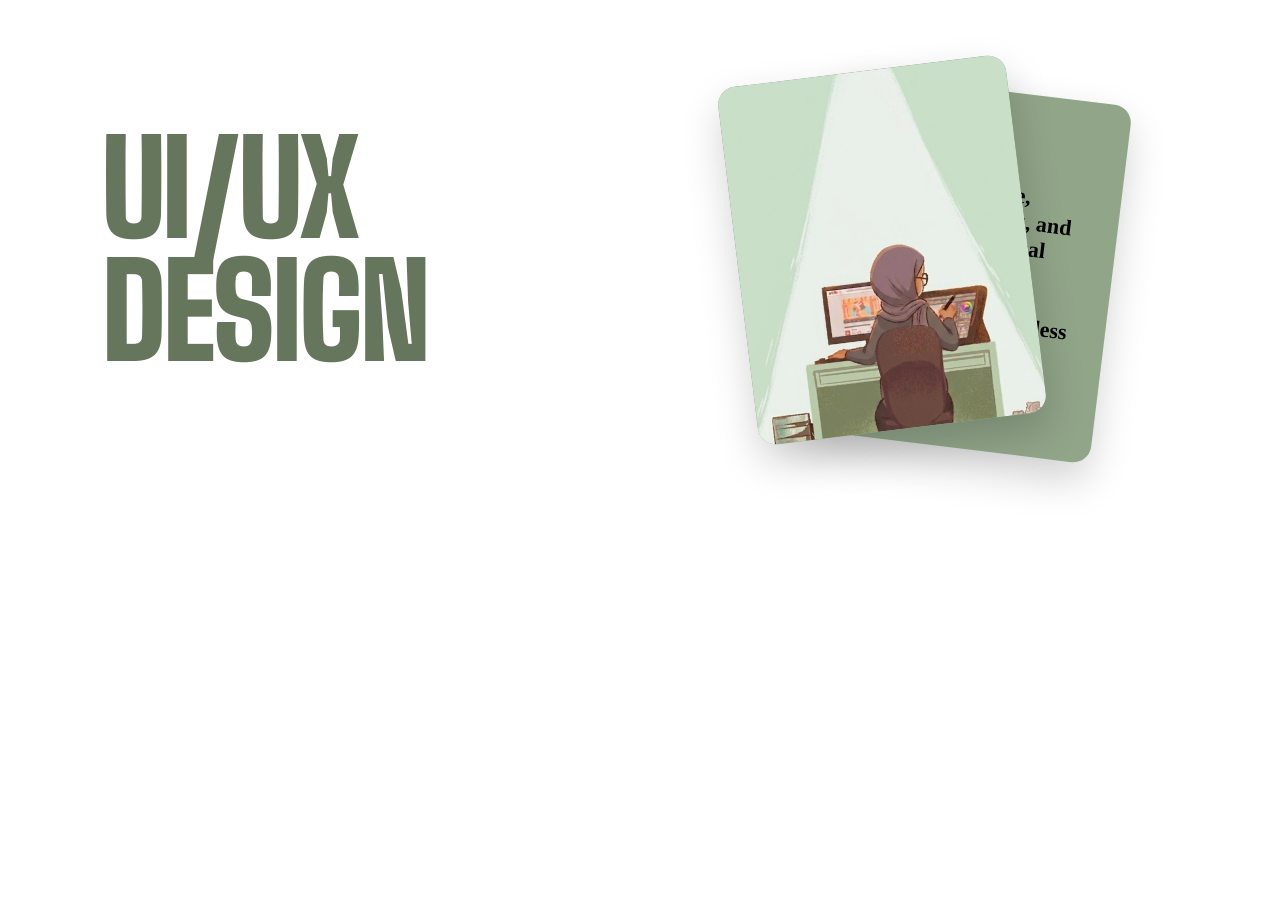
<file: uiux.html>
<!DOCTYPE html>
<html lang="en">
<head>
    <meta charset="UTF-8">
    <meta name="viewport" content="width=device-width, initial-scale=1.0">
    <title>UI/UX</title>
    <link rel="stylesheet" href="uiux.css">
        <link href="https://fonts.googleapis.com/css2?family=Big+Shoulders+Display:wght@900&display=swap" rel="stylesheet">

</head>
<body>


    
<section class="graphic-hero">

    <div class="hero-left">

        <h1>
            UI/UX <br>
            DESIGN
        </h1>

    </div>

    <div class="hero-right">

        <div class="card-wrapper">

            <!-- Back Card -->
            <div class="text-card">

                <h3>Creating intuitive, visually appealing, and user-centered digital experiences that combine modern aesthetics with seamless usability.</h3>
                

            </div>

            <!-- Front Card -->
            <div class="image-card">

                <img src="uiux illustration.jpeg" alt="">

            </div>

        </div>

    </div>

</section>
    
</body>
</html>
</file>
<file: uiux.css>
*{
    margin:0;
    padding:0;
    box-sizing:border-box;
}


.graphic-hero{
    width: 100%;
    height: 500px;
    /* background: #b4e4a0; */

    display: flex;
    justify-content: space-between;
    align-items: center;

    padding: 0 8%;
}

.hero-left{
    width: 45%;
}



.hero-left h1{
    font-family: "Big Shoulders Display", sans-serif;
    font-size: 130px;
    line-height: .95;
    font-weight: 900;
    letter-spacing: -3px;
    color: #65765c;
}

.hero-right{
    width: 55%;
    display: flex;
    justify-content: center;
    align-items: center;
}

.card-wrapper{
    position:relative;
    width:290px;
    height:360px;
}

/* Common */

.image-card,
.text-card{
    position:absolute;
    width:100%;
    height:100%;
    background:#91a589;
    border-radius:18px;
    overflow:hidden;
    transition:.6s ease;
    box-shadow:0 18px 40px rgba(0,0,0,.18);
}

/* Front Card */

.image-card{
    z-index:2;
    transform:rotate(-7deg);
    
}

.image-card img{
    width:100%;
    height:100%;
    object-fit:cover;
}

/* Back Card */

.text-card{
    z-index:1;

    /* Make it visible behind */
    left:85px;
    top:18px;

    transform:rotate(7deg);

    padding:28px;

    display:flex;
    flex-direction:column;
    justify-content:center;
}

.text-card h3{
    font-size:22px;
    /* margin-bottom:15px; */
    color: rgb(0, 0, 0);
    /* font-family: Cambria, Cochin, Georgia, Times, 'Times New Roman', serif; */
}

.text-card p{
    color:#666;
    line-height:1.8;
    font-size:15px;
}

/* Hover */

.card-wrapper:hover .image-card{

    transform:
        translate(-40px,15px)
        rotate(-10deg);

    z-index:1;
}

.card-wrapper:hover .text-card{

    left:0;
    top:0;

    transform:rotate(0deg);

    z-index:3;
}
</file>
